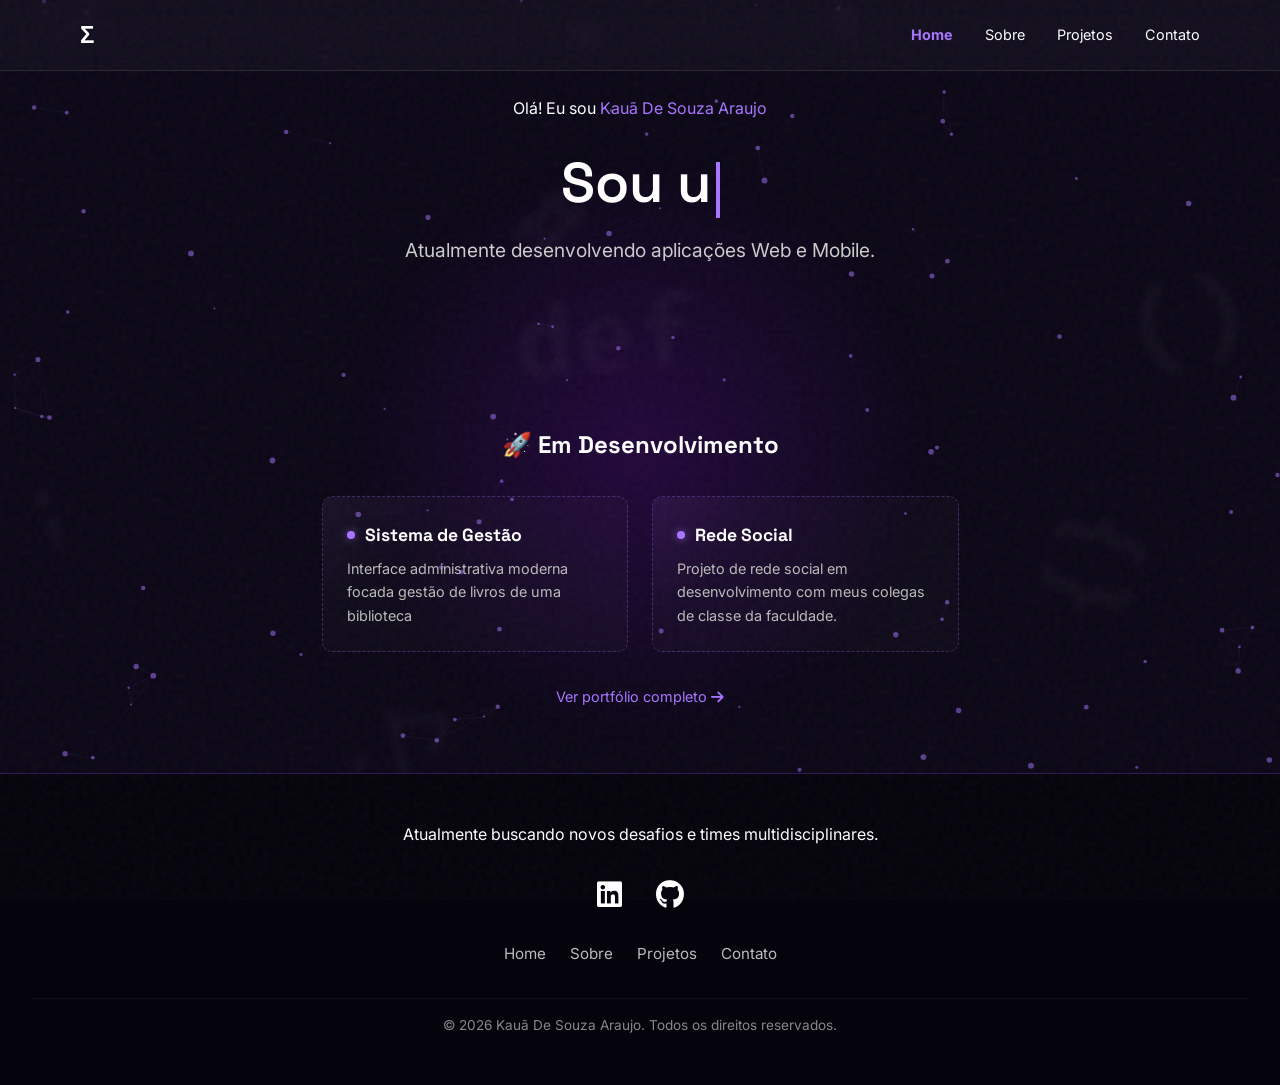
<file: docs/index.html>
<!DOCTYPE html>
<html lang="pt-BR">
<head>
    <meta charset="UTF-8">
    <meta name="viewport" content="width=device-width, initial-scale=1.0">
    <title>Kauã De Souza Araujo | Desenvolvedor de Software</title>
    
    <!-- SEO Meta Tags -->
    <meta name="description" content="Portfólio de Kauã De Souza Araujo, Desenvolvedor de Software especializado em aplicações Web, Mobile, Python e Java. Confira meus projetos.">
    <meta name="keywords" content="Desenvolvedor de Software, Web Developer, React Native, Python, Java, Portfólio, Front-end, Back-end">
    <meta name="author" content="Kauã De Souza Araujo">
    <meta name="robots" content="index, follow">
    <meta name="theme-color" content="#0b0716">

    <!-- Open Graph / Facebook / WhatsApp (Para compartilhamento) -->
    <meta property="og:type" content="website">
    <meta property="og:url" content="https://seu-site.com/">
    <meta property="og:title" content="Kauã De Souza Araujo | Desenvolvedor de Software">
    <meta property="og:description" content="Transformando ideias em código. Veja meus projetos em Web e Mobile.">
    <meta property="og:image" content="https://seu-site.com/assets/preview-image.jpg">

    <link rel="preconnect" href="https://fonts.googleapis.com">
    <link rel="preconnect" href="https://fonts.gstatic.com" crossorigin>
    <link href="https://fonts.googleapis.com/css2?family=Fira+Code:wght@400;500&family=Inter:wght@300;400;600&family=Space+Grotesk:wght@400;600;700&display=swap" rel="stylesheet">
    <link rel="stylesheet" href="css/style.css">
    <link rel="stylesheet" href="https://cdnjs.cloudflare.com/ajax/libs/font-awesome/6.4.0/css/all.min.css">
</head>
<body>
    <div id="loader-wrapper">
        <div class="loader"></div>
    </div>

    <nav>
        <div class="logo">Σ</div>
        <ul class="nav-links">
            <li><a href="index.html" class="active">Home</a></li>
            <li><a href="about.html">Sobre</a></li>
            <li><a href="projects.html">Projetos</a></li>
            <li><a href="entreemcontato.html">Contato</a></li>
        </ul>
        <div class="hamburger">
            <span class="bar"></span>
            <span class="bar"></span>
            <span class="bar"></span>
        </div>
    </nav>

    <div class="glow-bg"></div>
    <div class="noise-overlay"></div>
    <canvas id="particles-canvas"></canvas>

    <div class="background-symbols">
        <span>&lt;/&gt;</span>
        <span>{}</span>
        <span>def</span>
        <span>()</span>
        <span>#</span>
        <span>;</span>
        <span>&lt;/&gt;</span>
    </div>

    <header id="home" class="hero">
        <div class="intro">
            <p class="greeting">Olá! Eu sou <span>Kauã De Souza Araujo</span></p>
            <h1 id="typewriter" data-text="Sou um Desenvolvedor de Software."></h1>
            <p class="subtitle">Atualmente desenvolvendo aplicações Web e Mobile.</p>
        </div>
    </header>

    <section class="recent-work">
        <h2>🚀 Em Desenvolvimento</h2>
        <div class="mini-grid">
            <div class="mini-card">
                <h3><span class="status-dot"></span>Sistema de Gestão </h3>
                <p>Interface administrativa moderna focada gestão de livros de uma biblioteca</p>
            </div>
            <div class="mini-card">
                <h3><span class="status-dot"></span>Rede Social</h3>
                <p>Projeto de rede social em desenvolvimento com meus colegas de classe da faculdade.</p>
            </div>
        </div>
        <a href="projects.html" class="view-all-link">Ver portfólio completo <i class="fas fa-arrow-right"></i></a>
    </section>

    <footer>
    </footer>

    <button id="backToTop" aria-label="Voltar ao Topo"><i class="fas fa-arrow-up"></i></button>

    <script src="js/script.js"></script>
</body>
</html>
</file>
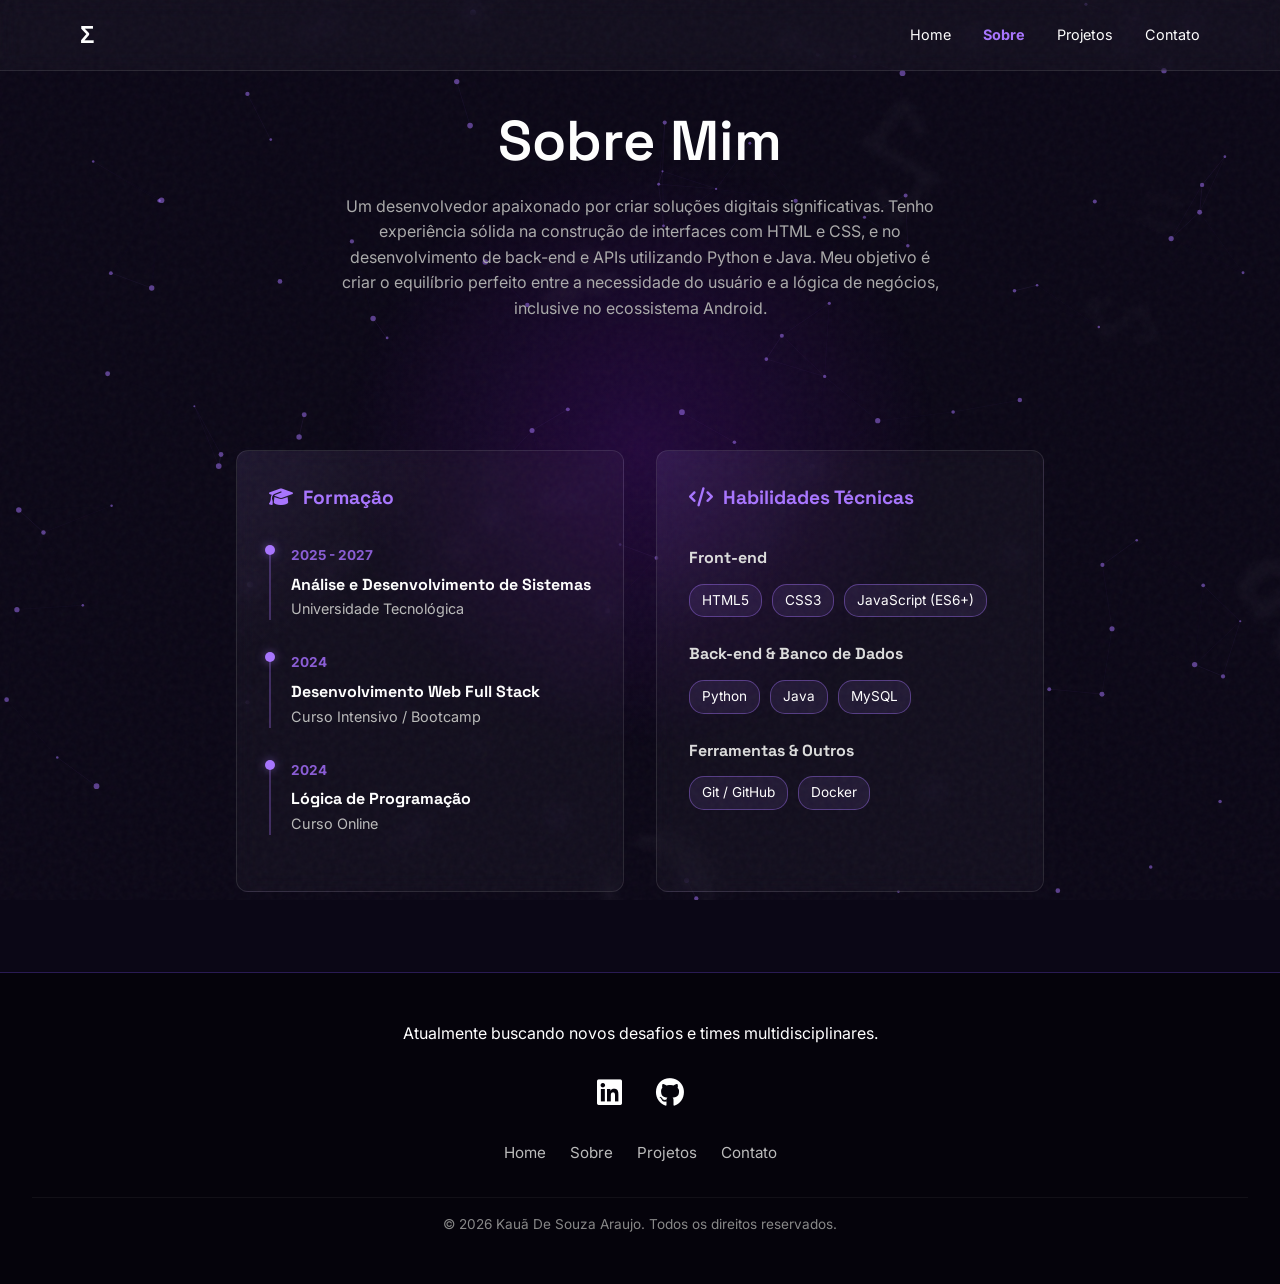
<file: docs/about.html>
<!DOCTYPE html>
<html lang="pt-BR">
<head>
    <meta charset="UTF-8">
    <meta name="viewport" content="width=device-width, initial-scale=1.0">
    <title>Sobre Mim | Kauã De Souza Araujo</title>
    
    <meta name="description" content="Saiba mais sobre Kauã De Souza Araujo. Formação em Análise e Desenvolvimento de Sistemas e habilidades em HTML, CSS, JavaScript, Python e SQL.">
    <meta name="robots" content="index, follow">
    
    <meta property="og:title" content="Sobre Mim | Kauã De Souza Araujo">
    <meta property="og:description" content="Desenvolvedor apaixonado por criar soluções digitais. Conheça minha trajetória e stack tecnológica.">
    <meta property="og:url" content="https://seu-site.com/about.html">

    <link rel="preconnect" href="https://fonts.googleapis.com">
    <link rel="preconnect" href="https://fonts.gstatic.com" crossorigin>
    <link href="https://fonts.googleapis.com/css2?family=Fira+Code:wght@400;500&family=Inter:wght@300;400;600&family=Space+Grotesk:wght@400;600;700&display=swap" rel="stylesheet">
    <link rel="stylesheet" href="css/style.css">
    <link rel="stylesheet" href="https://cdnjs.cloudflare.com/ajax/libs/font-awesome/6.4.0/css/all.min.css">
</head>
<body>
    <div id="loader-wrapper">
        <div class="loader"></div>
    </div>

    <nav>
        <div class="logo">Σ</div>
        <ul class="nav-links">
            <li><a href="index.html">Home</a></li>
            <li><a href="about.html" class="active">Sobre</a></li>
            <li><a href="projects.html">Projetos</a></li>
            <li><a href="entreemcontato.html">Contato</a></li>
        </ul>
        <div class="hamburger">
            <span class="bar"></span>
            <span class="bar"></span>
            <span class="bar"></span>
        </div>
    </nav>

    <div class="glow-bg"></div>
    <div class="noise-overlay"></div>
    <canvas id="particles-canvas"></canvas>

    <div class="background-symbols">
        <span>&lt;/&gt;</span>
        <span>{}</span>
        <span>def</span>
        <span>()</span>
        <span>#</span>
        <span>;</span>
        <span>&lt;/&gt;</span>
    </div>

    <section class="hero">
        <h1>Sobre Mim</h1>
        <p class="bio">
            Um desenvolvedor apaixonado por criar soluções digitais significativas. 
            Tenho experiência sólida na construção de interfaces com HTML e CSS, e no 
            desenvolvimento de back-end e APIs utilizando Python e Java. Meu objetivo é 
            criar o equilíbrio perfeito entre a necessidade do usuário e a lógica de negócios, 
            inclusive no ecossistema Android.
        </p>
    </section>

    <section class="resume-section">
        <div class="resume-grid">
            <!-- Coluna de Formação -->
            <div class="resume-column card reveal">
                <h3><i class="fas fa-graduation-cap"></i> Formação</h3>
                <div class="timeline">
                    <div class="timeline-item">
                        <span class="date">2025 - 2027</span>
                        <h4>Análise e Desenvolvimento de Sistemas</h4>
                        <p>Universidade Tecnológica</p>
                    </div>
                    <div class="timeline-item">
                        <span class="date">2024</span>
                        <h4>Desenvolvimento Web Full Stack</h4>
                        <p>Curso Intensivo / Bootcamp</p>
                    </div>
                    <div class="timeline-item">
                        <span class="date">2024</span>
                        <h4>Lógica de Programação</h4>
                        <p>Curso Online</p>
                    </div>
                </div>
            </div>

            <!-- Coluna de Habilidades -->
            <div class="resume-column card reveal">
                <h3><i class="fas fa-code"></i> Habilidades Técnicas</h3>
                
                <div class="skill-category">
                    <h4>Front-end</h4>
                    <div class="skill-tags">
                        <span>HTML5</span>
                        <span>CSS3</span>
                        <span>JavaScript (ES6+)</span>
                    </div>
                </div>

                <div class="skill-category">
                    <h4>Back-end & Banco de Dados</h4>
                    <div class="skill-tags">
                        <span>Python</span>
                        <span>Java</span>
                        <span>MySQL</span>
                    </div>
                </div>

                <div class="skill-category">
                    <h4>Ferramentas & Outros</h4>
                    <div class="skill-tags">
                        <span>Git / GitHub</span>
                        <span>Docker</span>
                    </div>
                </div>
            </div>
        </div>
    </section>

    <footer>
    </footer>

    <button id="backToTop" aria-label="Voltar ao Topo"><i class="fas fa-arrow-up"></i></button>

    <script src="js/script.js"></script>
</body>
</html>
</file>
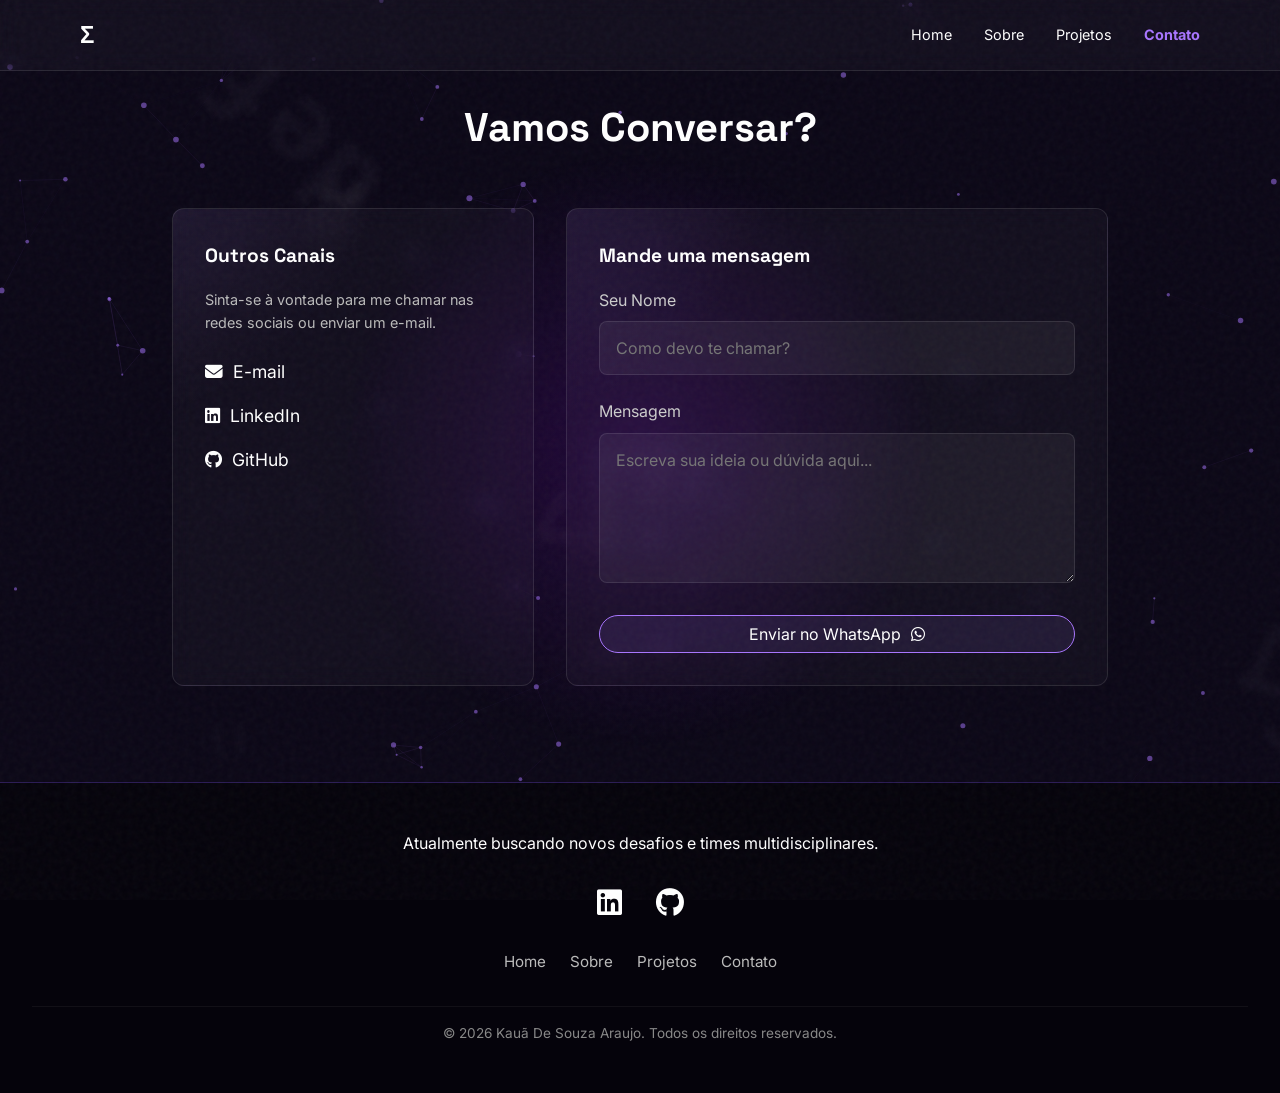
<file: docs/entreemcontato.html>
<!DOCTYPE html>
<html lang="pt-BR">
<head>
    <meta charset="UTF-8">
    <meta name="viewport" content="width=device-width, initial-scale=1.0">
    <title>Contato | Kauã De Souza Araujo</title>
    
    <meta name="description" content="Entre em contato com Kauã De Souza Araujo para oportunidades de desenvolvimento de software, parcerias ou freelancing.">
    <meta name="robots" content="index, follow">
    
    <meta property="og:title" content="Fale Comigo | Kauã De Souza Araujo">
    <meta property="og:description" content="Vamos construir algo incrível juntos? Entre em contato via E-mail, LinkedIn ou WhatsApp.">
    <meta property="og:url" content="https://seu-site.com/entreemcontato.html">

    <link rel="preconnect" href="https://fonts.googleapis.com">
    <link rel="preconnect" href="https://fonts.gstatic.com" crossorigin>
    <link href="https://fonts.googleapis.com/css2?family=Fira+Code:wght@400;500&family=Inter:wght@300;400;600&family=Space+Grotesk:wght@400;600;700&display=swap" rel="stylesheet">
    <link rel="stylesheet" href="css/style.css">
    <link rel="stylesheet" href="https://cdnjs.cloudflare.com/ajax/libs/font-awesome/6.4.0/css/all.min.css">
</head>
<body>
    <div id="loader-wrapper">
        <div class="loader"></div>
    </div>

    <nav>
        <div class="logo">Σ</div>
        <ul class="nav-links">
            <li><a href="index.html">Home</a></li>
            <li><a href="about.html">Sobre</a></li>
            <li><a href="projects.html">Projetos</a></li>
            <li><a href="entreemcontato.html" class="active">Contato</a></li>
        </ul>
        <div class="hamburger">
            <span class="bar"></span>
            <span class="bar"></span>
            <span class="bar"></span>
        </div>
    </nav>

    <div class="glow-bg"></div>
    <div class="noise-overlay"></div>
    <canvas id="particles-canvas"></canvas>

    <div class="background-symbols">
        <span>&lt;/&gt;</span>
        <span>{}</span>
        <span>def</span>
        <span>()</span>
        <span>#</span>
        <span>;</span>
        <span>&lt;/&gt;</span>
    </div>

    <section class="contact-page">
        <h2>Vamos Conversar?</h2>
        <div class="contact-container">
            <!-- Opções de Contato Direto -->
            <div class="contact-info card">
                <h3>Outros Canais</h3>
                <p>Sinta-se à vontade para me chamar nas redes sociais ou enviar um e-mail.</p>
                <div class="contact-links">
                    <a href="k2183109@gmail.com" class="contact-item"><i class="fas fa-envelope"></i> E-mail</a>
                    <a href="https://www.linkedin.com/in/kau%C3%A3-de-souza-araujo-739073345/" target="_blank" class="contact-item"><i class="fab fa-linkedin"></i> LinkedIn</a>
                    <a href="https://github.com/Kdsea" target="_blank" class="contact-item"><i class="fab fa-github"></i> GitHub</a>
                </div>
            </div>

            <!-- Formulário WhatsApp -->
            <div class="contact-form-wrapper card">
                <h3>Mande uma mensagem</h3>
                <form id="whatsappForm">
                    <div class="form-group">
                        <label for="name">Seu Nome</label>
                        <input type="text" id="name" placeholder="Como devo te chamar?" required>
                    </div>
                    <div class="form-group">
                        <label for="message">Mensagem</label>
                        <textarea id="message" placeholder="Escreva sua ideia ou dúvida aqui..." required></textarea>
                    </div>
                    <button type="submit" class="btn btn-whatsapp">Enviar no WhatsApp <i class="fab fa-whatsapp"></i></button>
                </form>
            </div>
        </div>
    </section>

    <footer>
    </footer>

    <button id="backToTop" aria-label="Voltar ao Topo"><i class="fas fa-arrow-up"></i></button>

    <script src="js/script.js"></script>
</body>
</html>
</file>
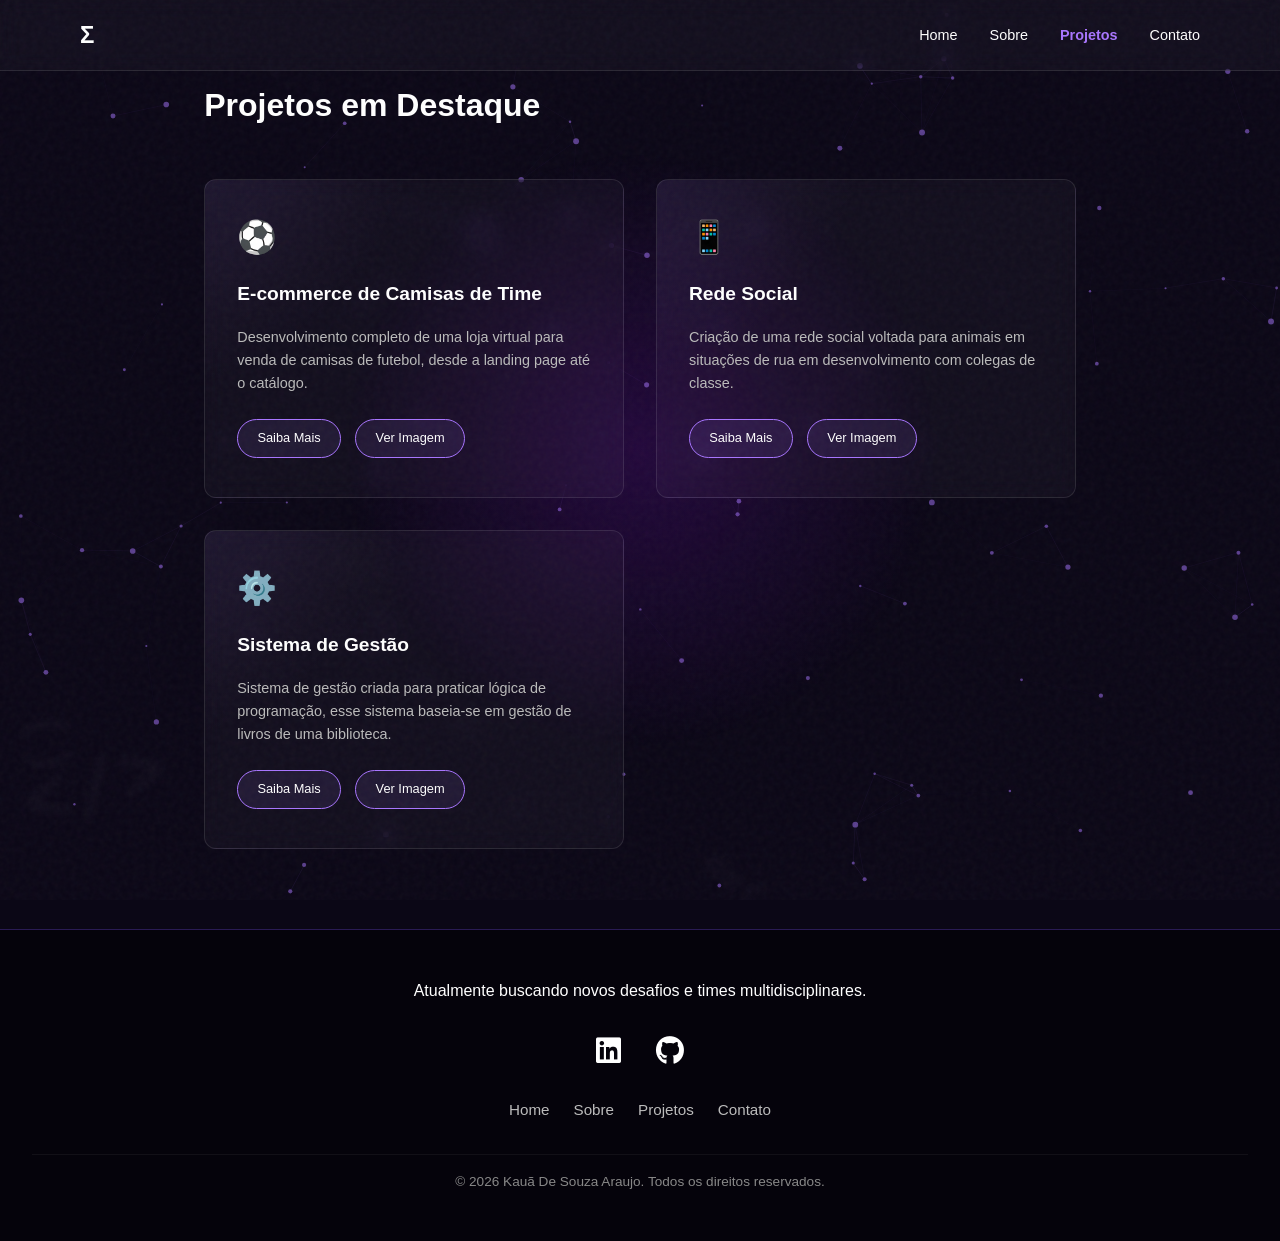
<file: docs/projects.html>
<!DOCTYPE html>
<html lang="pt-BR">
<head>
    <meta charset="UTF-8">
    <meta name="viewport" content="width=device-width, initial-scale=1.0">
    <title>Projetos - Meu Portfólio</title>
    <link rel="stylesheet" href="css/style.css">
    <link rel="stylesheet" href="https://cdnjs.cloudflare.com/ajax/libs/font-awesome/6.4.0/css/all.min.css">
</head>
<body>
    <div id="loader-wrapper">
        <div class="loader"></div>
    </div>

    <nav>
        <div class="logo">Σ</div>
        <ul class="nav-links">
            <li><a href="index.html">Home</a></li>
            <li><a href="about.html">Sobre</a></li>
            <li><a href="projects.html" class="active">Projetos</a></li>
            <li><a href="entreemcontato.html">Contato</a></li>
        </ul>
        <div class="hamburger">
            <span class="bar"></span>
            <span class="bar"></span>
            <span class="bar"></span>
        </div>
    </nav>

    <div class="glow-bg"></div>
    <div class="noise-overlay"></div>
    <canvas id="particles-canvas"></canvas>

    <div class="background-symbols">
        <span>&lt;/&gt;</span>
        <span>{}</span>
        <span>def</span>
        <span>()</span>
        <span>#</span>
        <span>;</span>
        <span>&lt;/&gt;</span>
    </div>

    <section class="work-experience">
        <h2>Projetos em Destaque</h2>
        <div class="grid-container">
            <div class="card reveal" data-lightbox-src="assets/images/catalogofinal.png">
                <div class="card-icon">⚽</div>
                <h3>E-commerce de Camisas de Time</h3>
                <p>Desenvolvimento completo de uma loja virtual para venda de camisas de futebol, desde a landing page até o catálogo.</p>
                <a href="https://github.com/Kdsea/HYNATION" target="_blank" class="btn">Saiba Mais</a>
                <a href="assets/images/catalogofinal.png" class="btn lightbox-trigger">Ver Imagem</a>
            </div>

            <div class="card reveal" data-lightbox-src="https://via.placeholder.com/1200x800/1a103c/a875ff?text=Android+App">
                <div class="card-icon">📱</div>
                <h3>Rede Social</h3>
                <p>Criação de uma rede social voltada para animais em situações de rua em desenvolvimento com colegas de classe.</p>
                <a href="https://github.com/Kdsea/Helpett" target="_blank" class="btn">Saiba Mais</a>
                <a href="#" class="btn lightbox-trigger">Ver Imagem</a>
            </div>
            
            <div class="card reveal" data-lightbox-src="https://via.placeholder.com/1200x800/1a103c/a875ff?text=Python+API">
                <div class="card-icon">⚙️</div>
                <h3>Sistema de Gestão</h3>
                <p>Sistema de gestão criada para praticar lógica de programação, esse sistema baseia-se em gestão de livros de uma biblioteca.</p>
                <a href="https://github.com/Kdsea/Livraria" target="_blank" class="btn">Saiba Mais</a>
                <a href="#" class="btn lightbox-trigger">Ver Imagem</a>
            </div>
        </div>
    </section>

    <div id="lightbox">
        <span class="lightbox-close">&times;</span>
        <img class="lightbox-content" id="lightbox-img">
    </div>

    <footer>
    </footer>

    <button id="backToTop" aria-label="Voltar ao Topo"><i class="fas fa-arrow-up"></i></button>

    <script src="js/script.js"></script>
</body>
</html>
</file>
<file: docs/css/style.css>
/* Reset e Configurações Globais */
* {
    margin: 0;
    padding: 0;
    box-sizing: border-box;
    font-family: 'Inter', sans-serif;
}

body {
    background-color: #0b0716; /* Fundo escuro */
    color: #ffffff; /* Textos em branco */
    line-height: 1.6;
    animation: fadeIn 1s ease-in-out;
    display: flex;
    flex-direction: column;
    min-height: 100vh;
}

@keyframes fadeIn {
    from { opacity: 0; }
    to { opacity: 1; }
}

/* Loader (Tela de Carregamento) */
#loader-wrapper {
    position: fixed;
    top: 0;
    left: 0;
    width: 100%;
    height: 100%;
    background-color: #0b0716;
    z-index: 99999; /* Fica acima de tudo, inclusive do menu */
    display: flex;
    justify-content: center;
    align-items: center;
    transition: opacity 0.5s ease-out, visibility 0.5s ease-out;
}

.loader {
    width: 50px;
    height: 50px;
    border: 4px solid rgba(168, 117, 255, 0.3);
    border-top: 4px solid #a875ff;
    border-radius: 50%;
    animation: spin 1s linear infinite;
    box-shadow: 0 0 15px rgba(168, 117, 255, 0.2);
}

@keyframes spin {
    0% { transform: rotate(0deg); }
    100% { transform: rotate(360deg); }
}

/* Animação Scroll Reveal */
.reveal {
    position: relative;
    transform: translateY(100px); /* Começa mais abaixo */
    opacity: 0;
    transition: 1s all ease;
}

.reveal.active {
    transform: translateY(0);
    opacity: 1;
}

/* Personalização da Barra de Rolagem */
::-webkit-scrollbar {
    width: 10px;
}

::-webkit-scrollbar-track {
    background: #0b0716; /* Cor do fundo do site */
}

::-webkit-scrollbar-thumb {
    background: #a875ff; /* Roxo do tema */
    border-radius: 5px;
}

::-webkit-scrollbar-thumb:hover {
    background: #8a5cd6; /* Roxo ligeiramente diferente no hover */
}

/* Suporte para Firefox */
html {
    scrollbar-width: thin;
    scrollbar-color: #a875ff #0b0716;
}

/* Filtro de Ruído (Noise) */
.noise-overlay {
    position: fixed;
    top: 0;
    left: 0;
    width: 100%;
    height: 100%;
    z-index: 9999; /* Fica acima de tudo */
    pointer-events: none; /* Permite clicar através dele */
    opacity: 0.04; /* Opacidade bem sutil */
    background-image: url("data:image/svg+xml,%3Csvg viewBox='0 0 200 200' xmlns='http://www.w3.org/2000/svg'%3E%3Cfilter id='noiseFilter'%3E%3CfeTurbulence type='fractalNoise' baseFrequency='0.8' numOctaves='3' stitchTiles='stitch'/%3E%3C/filter%3E%3Crect width='100%25' height='100%25' filter='url(%23noiseFilter)'/%3E%3C/svg%3E");
}

/* Navegação */
nav {
    display: flex;
    justify-content: space-between;
    align-items: center;
    padding: 1rem 5rem;
    background: rgba(255, 255, 255, 0.03);
    backdrop-filter: blur(10px);
    -webkit-backdrop-filter: blur(10px);
    border-bottom: 1px solid rgba(255, 255, 255, 0.1);
    position: absolute; /* Cabeçalho rola com a página */
    top: 0;
    width: 100%;
    z-index: 1000; /* Garante que fique acima de tudo */
}

.logo {
    font-family: 'Space Grotesk', sans-serif;
    font-size: 1.5rem;
    font-weight: bold;
    cursor: pointer;
    transition: transform 0.8s cubic-bezier(0.175, 0.885, 0.32, 1.275), text-shadow 0.3s ease, color 0.3s ease;
    display: inline-block;
}

.logo:hover {
    transform: rotate(360deg) scale(1.1);
    color: #a875ff;
    text-shadow: 0 0 15px rgba(168, 117, 255, 0.8), 0 0 30px rgba(168, 117, 255, 0.4);
}

.nav-links {
    list-style: none;
    display: flex;
    gap: 2rem;
}

.nav-links a {
    color: #ffffff;
    text-decoration: none;
    font-size: 0.9rem;
    transition: color 0.3s;
}

.nav-links a:hover {
    color: #a875ff;
}

.nav-links a.active {
    color: #a875ff;
    font-weight: bold;
}

/* Seção Principal (Hero) */
.hero {
    position: relative;
    text-align: center;
    padding: 6rem 2rem 6rem 2rem; /* Reduzido o topo para aproximar o conteúdo */
    max-width: 800px;
    margin: 0 auto;
}

h1, h2, h3, h4 {
    font-family: 'Space Grotesk', sans-serif;
}

.glow-bg {
    position: fixed;
    top: 50%;
    left: 50%;
    transform: translate(-50%, -50%);
    width: 600px;
    height: 600px;
    background: radial-gradient(circle, rgba(106,13,173,0.25) 0%, rgba(11,7,22,0) 70%);
    z-index: -1;
    pointer-events: none; /* Garante que o clique passe através do brilho */
    animation: aquariumMove 20s infinite ease-in-out;
}

@keyframes aquariumMove {
    0% { transform: translate(-50%, -50%) scale(1); }
    25% { transform: translate(-40%, -60%) scale(1.1); }
    50% { transform: translate(-60%, -40%) scale(0.9); }
    75% { transform: translate(-45%, -55%) scale(1.05); }
    100% { transform: translate(-50%, -50%) scale(1); }
}

/* Partículas (Canvas) */
#particles-canvas {
    position: fixed;
    top: 0;
    left: 0;
    width: 100%;
    height: 100%;
    z-index: -1; /* Mesmo nível dos símbolos, atrás do conteúdo */
    pointer-events: none; /* Permite clicar através das partículas */
}

/* Símbolos de Código no Fundo */
.background-symbols {
    position: fixed;
    top: 0;
    left: 0;
    width: 100%;
    height: 100%;
    z-index: -1; /* Fica atrás do conteúdo */
    overflow: hidden;
    pointer-events: none; /* Garante que não interfira nos cliques */
}

.background-symbols span {
    position: absolute;
    color: rgba(255, 255, 255, 0.03); /* Muito transparente */
    font-family: 'Fira Code', monospace;
    font-weight: bold;
    user-select: none;
    filter: blur(4px); /* O desfoque solicitado */
    animation: floatSymbol 10s infinite ease-in-out alternate;
}

@keyframes floatSymbol {
    0% {
        transform: translateY(0) rotate(0deg);
    }
    100% {
        transform: translateY(-20px) rotate(5deg);
    }
}

.greeting {
    font-size: 1rem;
    margin-bottom: 1rem;
}

.greeting span {
    color: #a875ff;
}

.hero h1 {
    font-size: 3.5rem;
    font-weight: 600;
    margin-bottom: 0.5rem;
    display: inline-block;
}

/* Cursor do efeito de digitação */
.cursor {
    display: inline-block;
    width: 4px;
    height: 1em;
    background-color: #a875ff;
    margin-left: 5px;
    vertical-align: text-bottom; /* Alinha com a base do texto */
    animation: blinkCursor 0.8s step-end infinite;
}

@keyframes blinkCursor {
    from, to { opacity: 1; }
    50% { opacity: 0; }
}

.subtitle {
    font-size: 1.2rem;
    color: #cccccc;
    margin-bottom: 2rem;
}

.bio {
    font-size: 1rem;
    color: #aaaaaa;
    max-width: 600px;
    margin: 0 auto;
}

/* Experiência / Projetos */
.work-experience {
    padding: 5rem 2rem;
    max-width: 1000px;
    margin: 0 auto;
}

.work-experience h2 {
    text-align: left;
    margin-bottom: 3rem;
    font-size: 2rem;
}

.grid-container {
    display: grid;
    grid-template-columns: repeat(auto-fit, minmax(300px, 1fr));
    gap: 2rem;
}

.card {
    background: radial-gradient(800px circle at var(--x, -100px) var(--y, -100px), rgba(168, 117, 255, 0.15), transparent 40%), rgba(255, 255, 255, 0.03); /* Fundo com Glow */
    backdrop-filter: blur(10px); /* Desfoque do fundo (efeito vidro) */
    -webkit-backdrop-filter: blur(10px); /* Compatibilidade com Safari */
    border: 1px solid rgba(255, 255, 255, 0.1); /* Borda sutil */
    border-radius: 12px;
    padding: 2rem;
    transition: transform 0.3s, box-shadow 0.3s, border-color 0.3s;
}

.card:hover {
    transform: translateY(-5px);
    box-shadow: 0 10px 20px rgba(106, 13, 173, 0.4), 0 0 15px rgba(168, 117, 255, 0.5);
    border-color: #a875ff;
}

.card-icon {
    font-size: 2rem;
    margin-bottom: 1rem;
}

.card h3 {
    margin-bottom: 1rem;
    font-size: 1.2rem;
}

.card p {
    font-size: 0.9rem;
    color: #bbbbbb;
    margin-bottom: 1.5rem;
}

.btn {
    display: inline-block;
    padding: 0.5rem 1.2rem;
    background-color: rgba(168, 117, 255, 0.1);
    border: 1px solid #a875ff;
    color: #ffffff;
    text-decoration: none;
    border-radius: 20px;
    font-size: 0.8rem;
    transition: background-color 0.3s;
    margin-right: 10px; /* Espaçamento entre botões */
}

.btn:hover {
    background-color: #a875ff;
    color: #0b0716; /* Cor escura para contraste no hover */
}

/* Rodapé */
footer {
    text-align: center;
    padding: 3rem 2rem;
    margin-top: auto;
    background-color: #05030b;
    border-top: 1px solid #2a1b54;
    width: 100%;
}

.social-links {
    margin: 1.5rem 0;
}

.social-links a {
    color: #ffffff;
    font-size: 1.8rem;
    margin: 0 15px;
    transition: color 0.3s, transform 0.3s;
    position: relative; /* Necessário para posicionar o tooltip */
}

.social-links a:hover {
    color: #a875ff;
    transform: translateY(-3px);
}

/* Tooltip dos ícones sociais */
.social-links a::after {
    content: attr(aria-label); /* Pega o texto do atributo aria-label */
    position: absolute;
    bottom: 120%; /* Posiciona acima do ícone */
    left: 50%;
    transform: translateX(-50%) scale(0.8); /* Começa um pouco menor */
    background-color: rgba(26, 16, 60, 0.95); /* Fundo escuro translúcido */
    color: #fff;
    padding: 5px 10px;
    border-radius: 6px;
    font-size: 0.8rem;
    white-space: nowrap;
    opacity: 0;
    visibility: hidden;
    transition: all 0.3s cubic-bezier(0.68, -0.55, 0.265, 1.55); /* Efeito de salto (bouncy) suave */
    border: 1px solid rgba(168, 117, 255, 0.5);
    pointer-events: none;
    box-shadow: 0 5px 15px rgba(0, 0, 0, 0.3);
}

.social-links a:hover::after {
    opacity: 1;
    visibility: visible;
    transform: translateX(-50%) scale(1);
}

.footer-nav {
    margin: 1rem 0 2rem 0;
    display: flex;
    justify-content: center;
    gap: 1.5rem;
    flex-wrap: wrap;
}

.footer-nav a {
    color: #bbbbbb;
    text-decoration: none;
    font-size: 0.95rem;
    transition: color 0.3s;
}

.footer-nav a:hover {
    color: #a875ff;
}

.copyright {
    margin-top: 2rem;
    font-size: 0.85rem;
    color: #888; /* Aumentado o contraste para acessibilidade */
    border-top: 1px solid rgba(255, 255, 255, 0.05);
    padding-top: 1rem;
}

/* Seção Projetos Recentes (Index) */
.recent-work {
    padding: 2rem 2rem 4rem 2rem;
    max-width: 800px;
    margin: 0 auto;
    text-align: center;
}

.recent-work h2 {
    font-size: 1.5rem;
    margin-bottom: 2rem;
    color: #ffffff;
}

.mini-grid {
    display: grid;
    grid-template-columns: repeat(auto-fit, minmax(280px, 1fr));
    gap: 1.5rem;
    margin-bottom: 2rem;
}

.mini-card {
    background: radial-gradient(600px circle at var(--x, -100px) var(--y, -100px), rgba(168, 117, 255, 0.15), transparent 40%), rgba(255, 255, 255, 0.02);
    border: 1px dashed rgba(168, 117, 255, 0.3); /* Borda pontilhada para indicar construção */
    border-radius: 10px;
    padding: 1.5rem;
    text-align: left;
    transition: transform 0.3s, border-color 0.3s;
}

.mini-card:hover {
    transform: translateY(-3px);
    border-color: #a875ff;
    background: radial-gradient(600px circle at var(--x, -100px) var(--y, -100px), rgba(168, 117, 255, 0.15), transparent 40%), rgba(255, 255, 255, 0.04);
}

.mini-card h3 {
    font-size: 1.1rem;
    margin-bottom: 0.5rem;
    display: flex;
    align-items: center;
}

.status-dot {
    height: 8px;
    width: 8px;
    background-color: #a875ff;
    border-radius: 50%;
    display: inline-block;
    margin-right: 10px;
    box-shadow: 0 0 8px rgba(168, 117, 255, 0.6);
    animation: pulse 2s infinite;
}

.mini-card p {
    font-size: 0.9rem;
    color: #bbbbbb;
}

.view-all-link {
    color: #a875ff;
    text-decoration: none;
    font-size: 0.9rem;
    border-bottom: 1px solid transparent;
    transition: all 0.3s;
    padding-bottom: 2px;
}

.view-all-link:hover {
    border-bottom: 1px solid #a875ff;
    letter-spacing: 0.5px;
}

@keyframes pulse {
    0% { transform: scale(0.95); opacity: 0.7; }
    50% { transform: scale(1.1); opacity: 1; }
    100% { transform: scale(0.95); opacity: 0.7; }
}

/* Página de Contato */
.contact-page {
    padding: 6rem 2rem;
    max-width: 1000px;
    margin: 0 auto;
    flex: 1; /* Garante que o footer fique embaixo */
}

.contact-page h2 {
    text-align: center;
    margin-bottom: 3rem;
    font-size: 2.5rem;
}

.contact-container {
    display: grid;
    grid-template-columns: 1fr 1.5fr;
    gap: 2rem;
}

.contact-links {
    display: flex;
    flex-direction: column;
    gap: 1rem;
    margin-top: 1.5rem;
}

.contact-item {
    color: #fff;
    text-decoration: none;
    font-size: 1.1rem;
    transition: color 0.3s;
    display: flex;
    align-items: center;
    gap: 10px;
}

.contact-item:hover {
    color: #a875ff;
}

.form-group {
    margin-bottom: 1.5rem;
}

.form-group label {
    display: block;
    margin-bottom: 0.5rem;
    color: #cccccc;
}

.form-group input,
.form-group textarea {
    width: 100%;
    padding: 1rem;
    background: rgba(255, 255, 255, 0.05);
    border: 1px solid rgba(255, 255, 255, 0.1);
    border-radius: 8px;
    color: #fff;
    font-size: 1rem;
    transition: border-color 0.3s;
}

.form-group input:focus,
.form-group textarea:focus {
    outline: none;
    border-color: #a875ff;
}

.form-group textarea {
    height: 150px;
    resize: vertical;
}

.btn-whatsapp {
    width: 100%;
    cursor: pointer;
    display: flex;
    justify-content: center;
    align-items: center;
    gap: 10px;
    font-size: 1rem;
}

@media (max-width: 768px) {
    .contact-container {
        grid-template-columns: 1fr;
    }
}

/* Menu Responsivo (Hambúrguer) */
.hamburger {
    display: none;
    cursor: pointer;
}

.bar {
    display: block;
    width: 25px;
    height: 3px;
    margin: 5px auto;
    transition: all 0.3s ease-in-out;
    background-color: white;
}

@media (max-width: 768px) {
    nav {
        padding: 1rem 2rem;
    }

    .hamburger {
        display: flex;
        flex-direction: column;
        justify-content: center;
        align-items: center;
        z-index: 1001; /* Fica acima do menu aberto */
        position: relative; /* Removemos o fixed para ele ficar dentro da nav */
        top: auto;
        right: auto;
        width: 45px;
        height: 45px;
        background: rgba(255, 255, 255, 0.05);
        backdrop-filter: blur(10px);
        -webkit-backdrop-filter: blur(10px);
        border: 1px solid rgba(255, 255, 255, 0.1);
        border-radius: 8px;
        transition: all 0.3s ease;
    }

    .hamburger:hover, .hamburger.active {
        border-color: #a875ff;
        background: rgba(168, 117, 255, 0.15);
        box-shadow: 0 0 15px rgba(168, 117, 255, 0.2);
    }

    .hamburger .bar {
        width: 22px;
        height: 2px;
        margin: 3px 0; /* Ajuste de espaçamento para o novo tamanho */
        border-radius: 2px;
    }

    .hamburger.active .bar:nth-child(2) {
        opacity: 0;
    }

    .hamburger.active .bar:nth-child(1) {
        transform: translateY(8px) rotate(45deg);
    }

    .hamburger.active .bar:nth-child(3) {
        transform: translateY(-8px) rotate(-45deg);
    }

    .nav-links {
        position: fixed;
        top: 0;
        right: 0;
        height: 100vh;
        width: 100%;
        background-color: #0b0716; /* Cor do fundo igual ao body */
        flex-direction: column;
        align-items: center;
        justify-content: center;
        transform: translateX(100%);
        transition: transform 0.3s ease-in-out;
        z-index: 1000;
        border-left: 1px solid #2a1b54;
    }

    .nav-links.nav-active {
        transform: translateX(0%);
    }
}

/* Botão Voltar ao Topo */
#backToTop {
    position: fixed;
    bottom: 30px;
    right: 30px;
    width: 50px;
    height: 50px;
    background-color: #a875ff;
    color: #fff;
    border: none;
    border-radius: 50%;
    cursor: pointer;
    display: none; /* Oculto inicialmente */
    justify-content: center;
    align-items: center;
    font-size: 1.2rem;
    z-index: 10000;
    box-shadow: 0 4px 15px rgba(168, 117, 255, 0.4);
    transition: transform 0.3s, background-color 0.3s;
}

#backToTop:hover {
    background-color: #8a5cd6;
    transform: translateY(-5px);
}

@media (max-width: 768px) {
    #backToTop {
        bottom: 20px;
        right: 20px;
        width: 40px;
        height: 40px;
    }
}

/* Lightbox (Galeria de Imagens) */
#lightbox {
    position: fixed;
    z-index: 100001; /* Acima do loader e do noise */
    top: 0;
    left: 0;
    width: 100%;
    height: 100%;
    background-color: rgba(0, 0, 0, 0.85);
    backdrop-filter: blur(5px);
    display: none; /* Oculto por padrão */
    justify-content: center;
    align-items: center;
    opacity: 0;
    transition: opacity 0.4s ease;
}

#lightbox.active {
    display: flex;
    opacity: 1;
}

.lightbox-content {
    max-width: 90%;
    max-height: 85%;
    object-fit: contain;
    box-shadow: 0 0 40px rgba(168, 117, 255, 0.5);
    border: 2px solid rgba(255, 255, 255, 0.2);
    border-radius: 5px;
    transform: scale(0.8);
    transition: transform 0.4s ease;
}

#lightbox.active .lightbox-content {
    transform: scale(1);
}

.lightbox-close {
    position: absolute;
    top: 20px;
    right: 40px;
    font-size: 3rem;
    color: #fff;
    cursor: pointer;
    transition: transform 0.3s, color 0.3s;
}

.lightbox-close:hover {
    color: #a875ff;
    transform: scale(1.1);
}

/* Seção de Currículo (Sobre) */
.resume-section {
    padding: 2rem 2rem 5rem 2rem;
    max-width: 1000px;
    margin: 0 auto;
}

.resume-grid {
    display: grid;
    grid-template-columns: 1fr 1fr;
    gap: 2rem;
}

.resume-column h3 {
    margin-bottom: 2rem;
    color: #a875ff;
    display: flex;
    align-items: center;
    gap: 10px;
}

/* Estilo da Timeline (Formação) */
.timeline-item {
    position: relative;
    padding-left: 20px;
    border-left: 2px solid rgba(168, 117, 255, 0.3);
    margin-bottom: 2rem;
}

.timeline-item:last-child {
    margin-bottom: 0;
}

.timeline-item::before {
    content: '';
    position: absolute;
    left: -6px;
    top: 0;
    width: 10px;
    height: 10px;
    background-color: #a875ff;
    border-radius: 50%;
    box-shadow: 0 0 10px rgba(168, 117, 255, 0.5);
}

.date {
    font-size: 0.85rem;
    color: #8a5cd6;
    font-weight: bold;
    display: block;
    margin-bottom: 0.3rem;
}

/* Estilo das Habilidades */
.skill-category {
    margin-bottom: 1.5rem;
}

.skill-category h4 {
    margin-bottom: 0.8rem;
    font-size: 1rem;
    color: #ddd;
}

.skill-tags {
    display: flex;
    flex-wrap: wrap;
    gap: 10px;
}

.skill-tags span {
    background: rgba(168, 117, 255, 0.1);
    border: 1px solid rgba(168, 117, 255, 0.4);
    padding: 5px 12px;
    border-radius: 15px;
    font-size: 0.85rem;
    color: #fff;
    transition: all 0.3s;
}

.skill-tags span:hover {
    background: #a875ff;
    border-color: #a875ff;
    transform: translateY(-2px);
    box-shadow: 0 5px 15px rgba(168, 117, 255, 0.3);
}

@media (max-width: 768px) {
    .resume-grid {
        grid-template-columns: 1fr;
    }
}

/* Efeito Ripple (Onda) ao clicar */
.btn, .btn-whatsapp {
    position: relative;
    overflow: hidden;
}

#backToTop {
    overflow: hidden;
}

.ripple {
    position: absolute;
    background-color: rgba(255, 255, 255, 0.4);
    border-radius: 50%;
    transform: scale(0);
    animation: rippleAnim 0.6s linear;
    pointer-events: none;
}

@keyframes rippleAnim {
    to {
        transform: scale(4);
        opacity: 0;
    }
}

/* Efeito Glitch no Texto */
.glitch-active {
    position: relative;
}

.glitch-active::before,
.glitch-active::after {
    content: attr(data-text);
    position: absolute;
    top: 0;
    left: 0;
    width: 100%;
    height: 100%;
    background: #0b0716; /* Cor do fundo para "cortar" o texto */
    opacity: 0.7;
}

.glitch-active::before {
    color: #0ff;
    z-index: -1;
    clip-path: polygon(0 0, 100% 0, 100% 45%, 0 45%);
    animation: glitch-anim-1 3s infinite linear alternate-reverse;
}

.glitch-active::after {
    color: #f0f;
    z-index: -2;
    clip-path: polygon(0 15%, 100% 15%, 100% 100%, 0 100%);
    animation: glitch-anim-2 2.5s infinite linear alternate-reverse;
}

@keyframes glitch-anim-1 {
    0% { clip-path: inset(20% 0 80% 0); transform: translate(-2px, 1px); }
    20% { clip-path: inset(60% 0 10% 0); transform: translate(2px, -1px); }
    40% { clip-path: inset(40% 0 50% 0); transform: translate(-2px, 2px); }
    60% { clip-path: inset(80% 0 5% 0); transform: translate(2px, -2px); }
    80% { clip-path: inset(10% 0 70% 0); transform: translate(-1px, 1px); }
    100% { clip-path: inset(30% 0 50% 0); transform: translate(1px, -1px); }
}

@keyframes glitch-anim-2 {
    0% { clip-path: inset(10% 0 60% 0); transform: translate(2px, -1px); }
    20% { clip-path: inset(80% 0 5% 0); transform: translate(-2px, 1px); }
    40% { clip-path: inset(30% 0 20% 0); transform: translate(2px, 2px); }
    60% { clip-path: inset(15% 0 80% 0); transform: translate(-2px, -2px); }
    80% { clip-path: inset(55% 0 10% 0); transform: translate(1px, 1px); }
    100% { clip-path: inset(40% 0 30% 0); transform: translate(-1px, -1px); }
}
</file>
